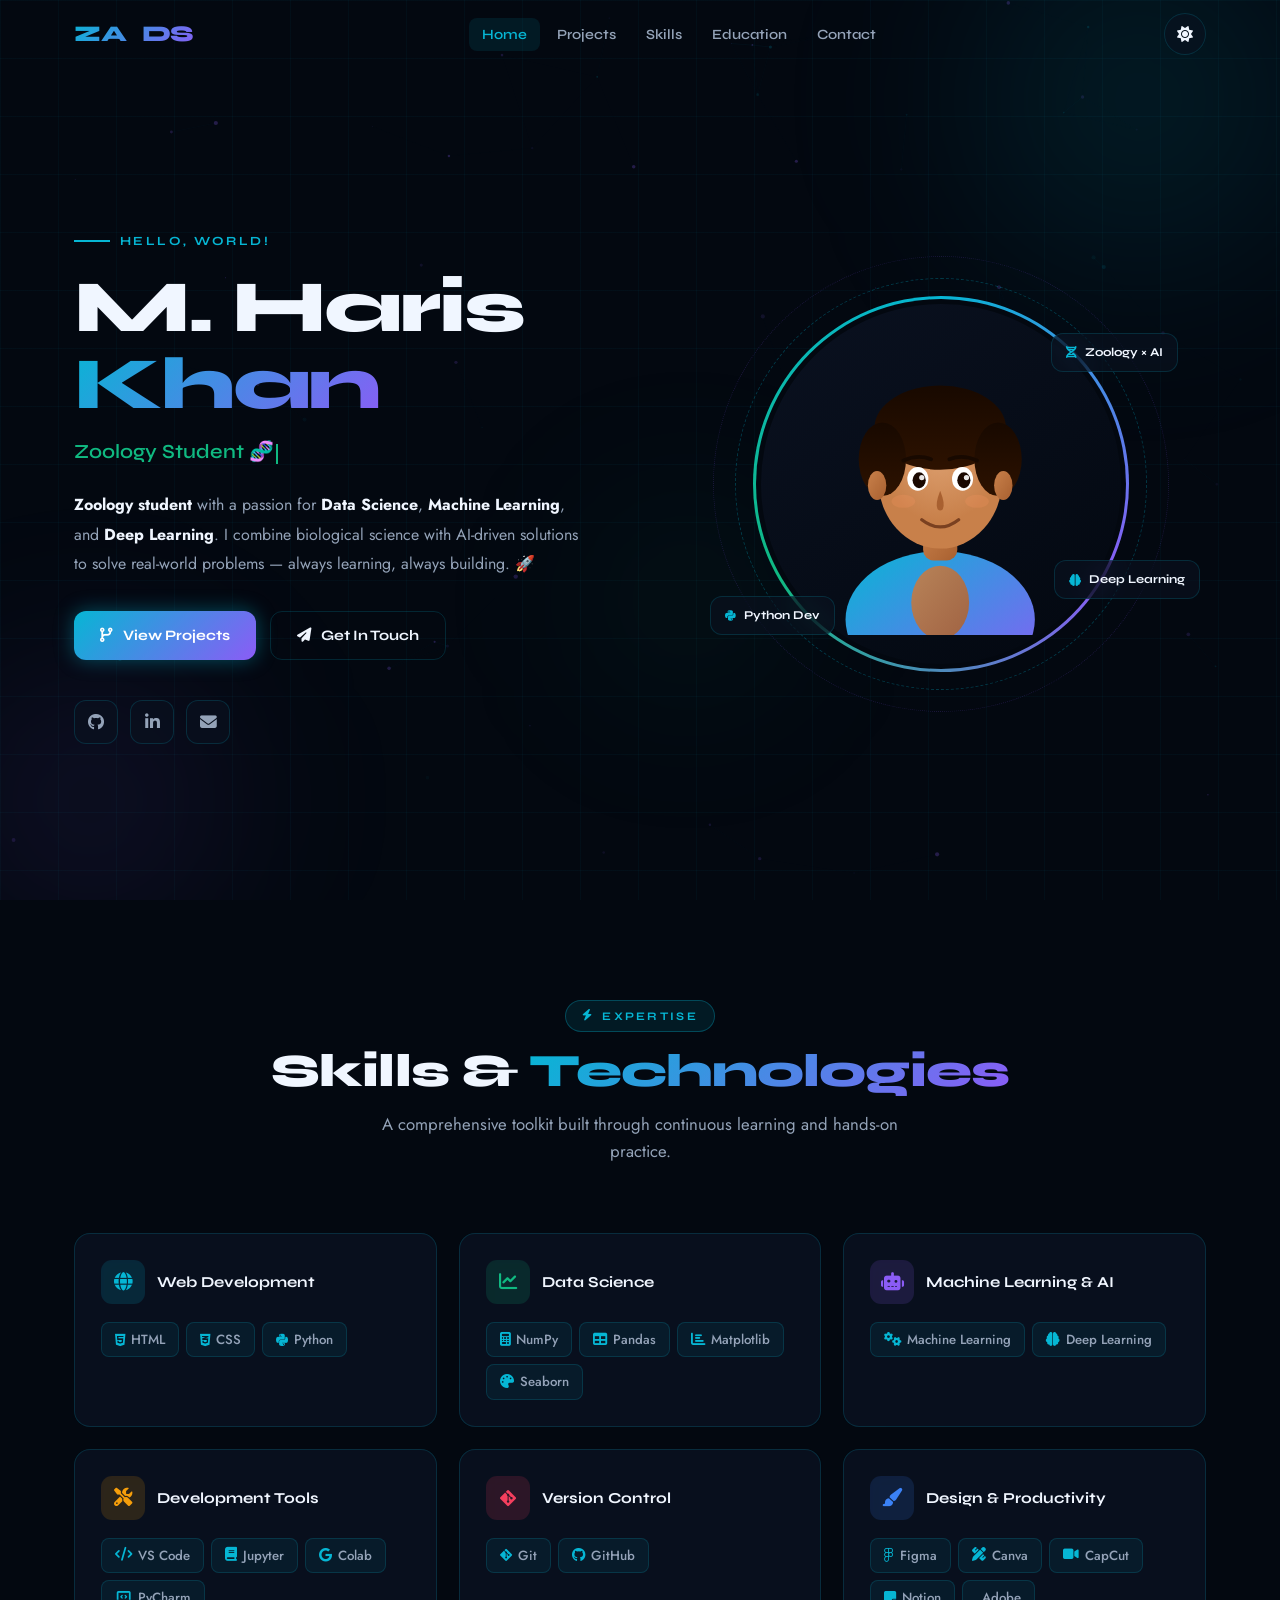
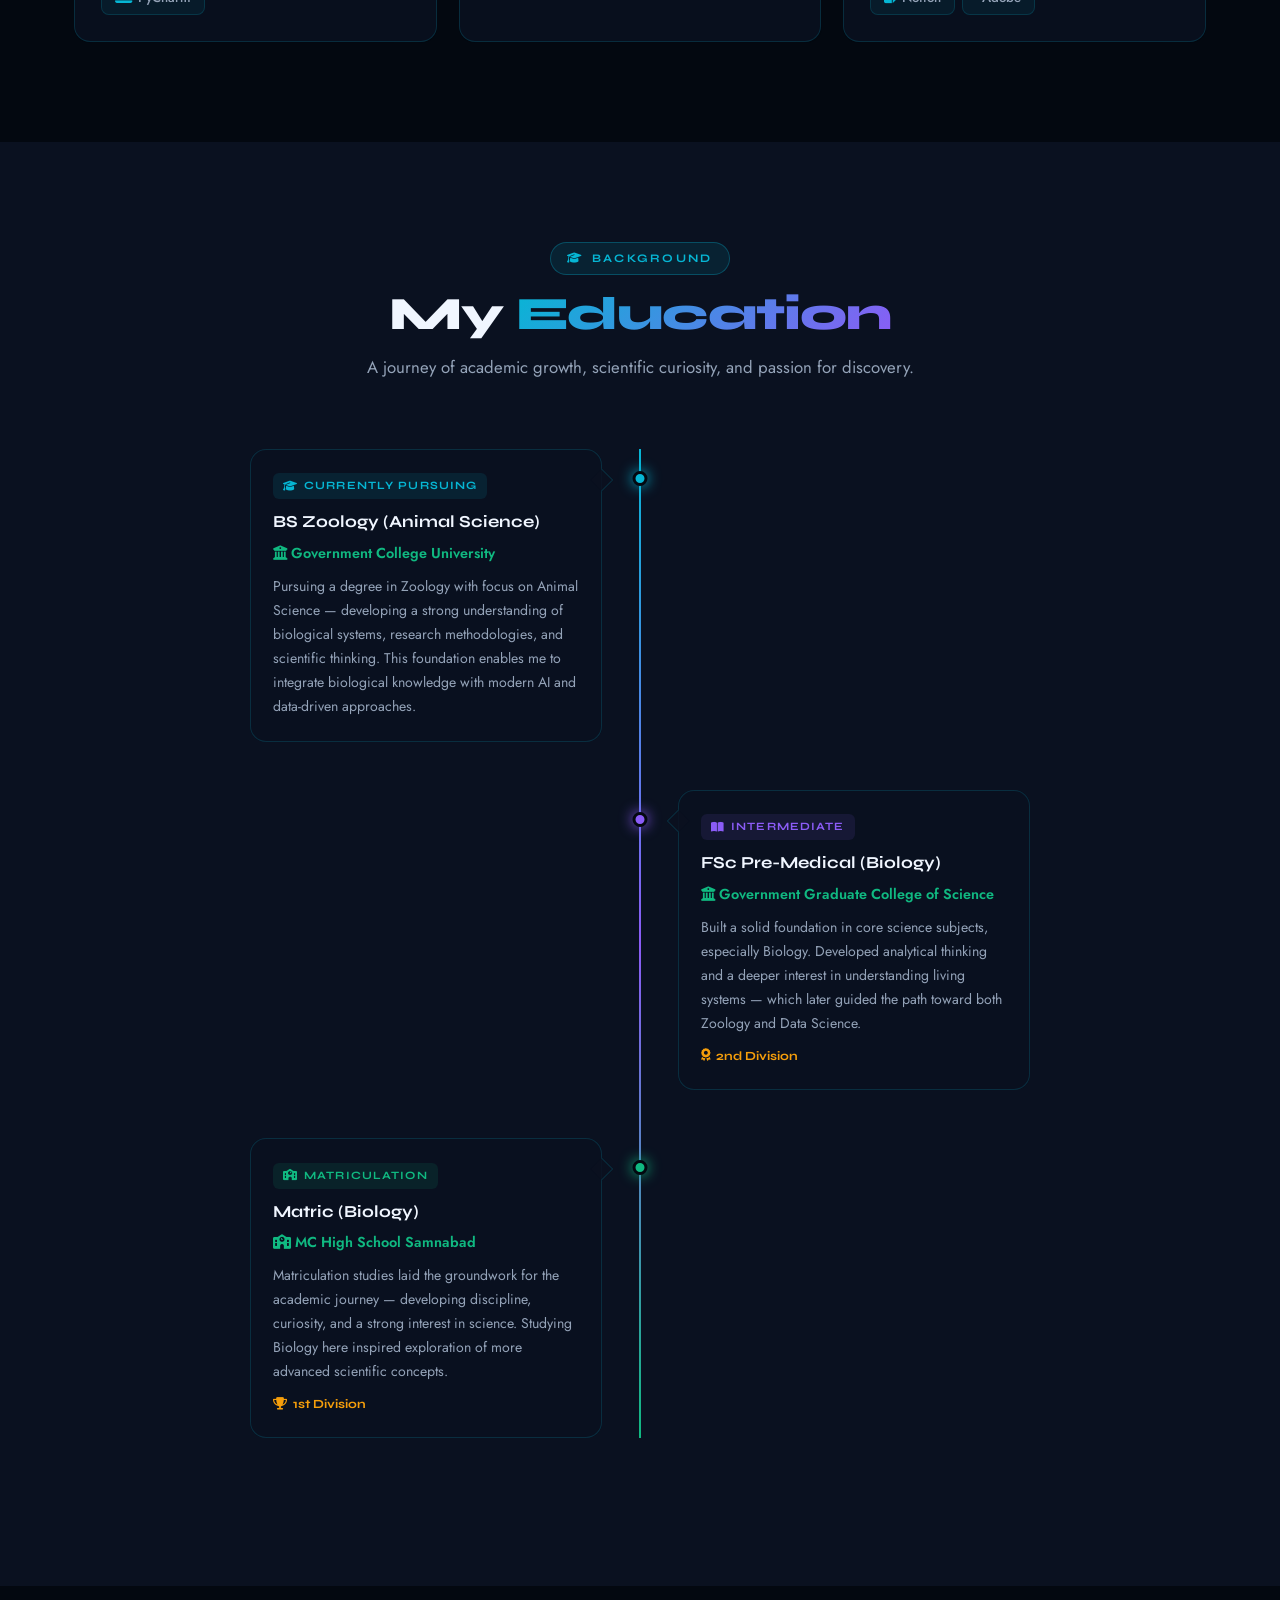
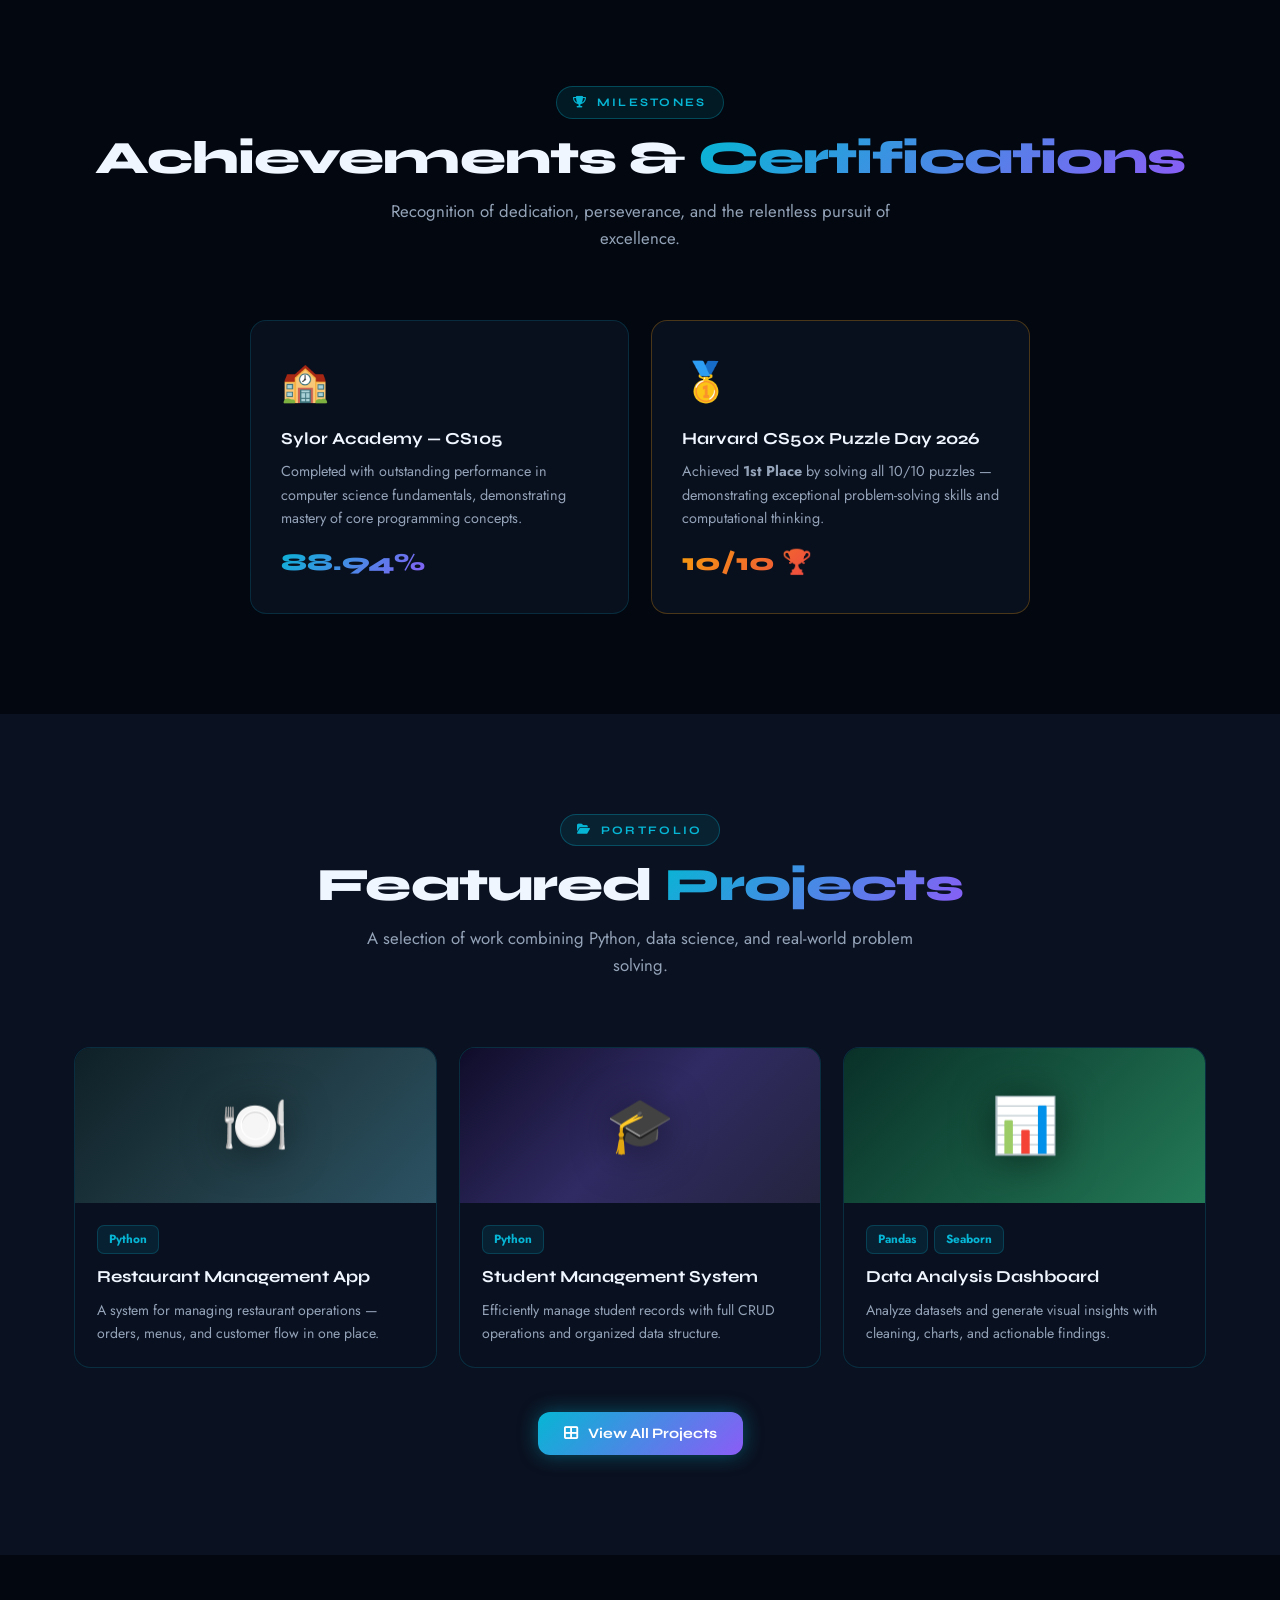
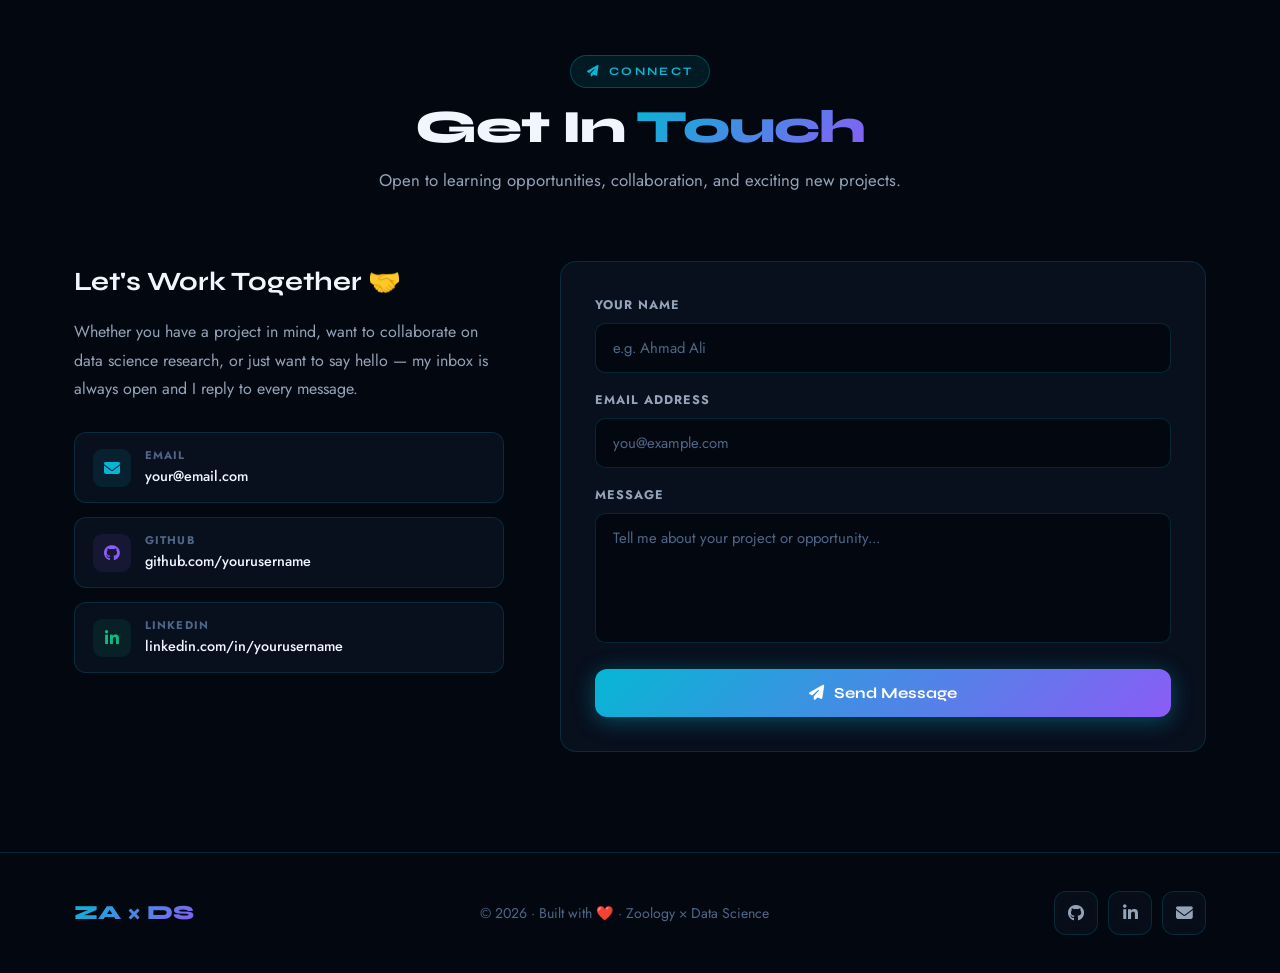
<file: Portfolio 4/portfolio4.html>
<!DOCTYPE html>
<html lang="en" data-theme="dark">
<head>
    <meta charset="UTF-8">
    <meta name="viewport" content="width=device-width, initial-scale=1.0">
    <meta name="description" content="Personal portfolio — Zoology student passionate about Data Science, Machine Learning & Deep Learning.">
    <title>Portfolio | Zoology × Data Science</title>
    <link rel="preconnect" href="https://fonts.googleapis.com">
    <link href="https://fonts.googleapis.com/css2?family=Syne:wght@400;500;600;700;800&family=Jost:ital,wght@0,300;0,400;0,500;0,600;1,300&display=swap" rel="stylesheet">
    <link rel="stylesheet" href="https://cdnjs.cloudflare.com/ajax/libs/font-awesome/6.5.0/css/all.min.css">
    <style>
        /* ═══════════════════════════════════════
           CSS CUSTOM PROPERTIES — DARK (DEFAULT)
           ═══════════════════════════════════════ */
        :root {
            --bg-primary:    #030810;
            --bg-secondary:  #0a1120;
            --bg-card:       rgba(10, 17, 32, 0.85);
            --bg-glass:      rgba(10, 17, 32, 0.65);
            --border:        rgba(6, 182, 212, 0.18);
            --border-hover:  rgba(6, 182, 212, 0.5);
            --text-1:        #f0f6ff;
            --text-2:        #94a3b8;
            --text-3:        #4e6687;
            --cyan:          #06b6d4;
            --emerald:       #10b981;
            --violet:        #8b5cf6;
            --amber:         #f59e0b;
            --rose:          #f43f5e;
            --blue:          #3b82f6;
            --grad-1:        linear-gradient(135deg, #06b6d4, #8b5cf6);
            --grad-2:        linear-gradient(135deg, #10b981, #06b6d4);
            --glow:          0 0 30px rgba(6,182,212,.35);
            --shadow:        0 25px 60px rgba(0,0,0,.6);
            --nav-h:         68px;
            --r:             16px;
            --ease:          all .3s cubic-bezier(.4,0,.2,1);
        }

        [data-theme="light"] {
            --bg-primary:   #f0f4f8;
            --bg-secondary: #e2e8f0;
            --bg-card:      rgba(255,255,255,.85);
            --bg-glass:     rgba(255,255,255,.72);
            --border:       rgba(6,182,212,.25);
            --border-hover: rgba(6,182,212,.6);
            --text-1:       #0b1629;
            --text-2:       #374151;
            --text-3:       #9ca3af;
            --glow:         0 0 25px rgba(6,182,212,.2);
            --shadow:       0 12px 40px rgba(0,0,0,.12);
        }

        /* ═══════════════════════════════
           RESET & BASE
           ═══════════════════════════════ */
        *,*::before,*::after{margin:0;padding:0;box-sizing:border-box}
        html{scroll-behavior:smooth;font-size:16px}
        body{
            font-family:'Jost',sans-serif;
            background:var(--bg-primary);
            color:var(--text-1);
            line-height:1.6;
            overflow-x:hidden;
            transition:background .4s ease,color .4s ease;
        }

        /* Scrollbar */
        ::-webkit-scrollbar{width:5px}
        ::-webkit-scrollbar-track{background:var(--bg-primary)}
        ::-webkit-scrollbar-thumb{background:var(--cyan);border-radius:3px}

        /* Selection */
        ::selection{background:rgba(6,182,212,.25);color:var(--text-1)}

        /* ═══════════════════════════════
           CANVAS
           ═══════════════════════════════ */
        #canvas-bg{
            position:fixed;top:0;left:0;width:100%;height:100%;
            pointer-events:none;z-index:0;opacity:.5;
        }

        /* ═══════════════════════════════
           UTILITIES
           ═══════════════════════════════ */
        .container{max-width:1180px;margin:0 auto;padding:0 24px}
        .section{position:relative;z-index:1;padding:100px 0}
        .alt-bg{background:var(--bg-secondary)}
        [data-theme="light"] .alt-bg{background:rgba(6,182,212,.03)}
        .hidden{display:none!important}

        /* Section header */
        .sh{text-align:center;margin-bottom:68px}
        .sh-tag{
            display:inline-flex;align-items:center;gap:8px;
            font-family:'Syne',sans-serif;font-size:.72rem;font-weight:700;
            letter-spacing:.2em;text-transform:uppercase;
            color:var(--cyan);background:rgba(6,182,212,.1);
            border:1px solid rgba(6,182,212,.3);padding:6px 16px;border-radius:20px;
            margin-bottom:14px;
        }
        .sh-title{
            font-family:'Syne',sans-serif;
            font-size:clamp(1.9rem,5vw,2.9rem);
            font-weight:800;color:var(--text-1);line-height:1.1;letter-spacing:-.02em;
        }
        .sh-title span{background:var(--grad-1);-webkit-background-clip:text;-webkit-text-fill-color:transparent;background-clip:text}
        .sh-sub{font-size:1.05rem;color:var(--text-2);margin-top:14px;max-width:560px;margin-left:auto;margin-right:auto}

        /* Buttons */
        .btn-primary{
            display:inline-flex;align-items:center;gap:10px;
            padding:13px 26px;background:var(--grad-1);color:#fff;
            font-family:'Syne',sans-serif;font-weight:700;font-size:.9rem;
            border-radius:12px;text-decoration:none;border:none;cursor:pointer;
            transition:var(--ease);box-shadow:0 0 20px rgba(6,182,212,.4);
        }
        .btn-primary:hover{transform:translateY(-2px);box-shadow:0 0 40px rgba(6,182,212,.6)}
        .btn-secondary{
            display:inline-flex;align-items:center;gap:10px;
            padding:12px 26px;background:transparent;color:var(--text-1);
            font-family:'Syne',sans-serif;font-weight:700;font-size:.9rem;
            border-radius:12px;text-decoration:none;border:1.5px solid var(--border);
            cursor:pointer;transition:var(--ease);
        }
        .btn-secondary:hover{border-color:var(--cyan);color:var(--cyan);background:rgba(6,182,212,.05)}

        /* Tech tags */
        .tech-tag{
            padding:4px 11px;border-radius:7px;font-size:.74rem;font-weight:700;
            background:rgba(6,182,212,.1);color:var(--cyan);border:1px solid rgba(6,182,212,.22);
        }

        /* Social links */
        .soc-link{
            width:44px;height:44px;border-radius:12px;
            background:var(--bg-glass);border:1px solid var(--border);
            color:var(--text-2);display:flex;align-items:center;justify-content:center;
            font-size:1.05rem;text-decoration:none;transition:var(--ease);
            backdrop-filter:blur(10px);
        }
        .soc-link:hover{border-color:var(--cyan);color:var(--cyan);transform:translateY(-3px);box-shadow:var(--glow)}

        /* Scroll animations */
        .aos{opacity:0;transform:translateY(28px);transition:opacity .6s ease,transform .6s ease}
        .aos.in{opacity:1;transform:none}
        .d1{transition-delay:.1s}.d2{transition-delay:.2s}.d3{transition-delay:.3s}.d4{transition-delay:.4s}

        /* ═══════════════════════════════
           NAVBAR
           ═══════════════════════════════ */
        .navbar{
            position:fixed;top:0;left:0;right:0;height:var(--nav-h);
            z-index:1000;transition:var(--ease);
        }
        .navbar.scrolled{
            background:var(--bg-glass);backdrop-filter:blur(22px);-webkit-backdrop-filter:blur(22px);
            border-bottom:1px solid var(--border);box-shadow:0 4px 30px rgba(0,0,0,.3);
        }
        .nb-inner{
            display:flex;align-items:center;justify-content:space-between;
            height:100%;max-width:1180px;margin:0 auto;padding:0 24px;
        }
        .logo{
            font-family:'Syne',sans-serif;font-size:1.4rem;font-weight:800;
            background:var(--grad-1);-webkit-background-clip:text;-webkit-text-fill-color:transparent;
            background-clip:text;text-decoration:none;cursor:pointer;letter-spacing:-.02em;
        }
        .nav-links{display:flex;align-items:center;gap:4px;list-style:none}
        .nav-links a,.nav-links button.nb-btn{
            font-family:'Syne',sans-serif;font-size:.88rem;font-weight:600;
            color:var(--text-2);text-decoration:none;background:none;border:none;cursor:pointer;
            padding:8px 13px;border-radius:8px;transition:var(--ease);white-space:nowrap;
        }
        .nav-links a:hover,.nav-links button.nb-btn:hover,.nav-links a.active{
            color:var(--cyan);background:rgba(6,182,212,.1);
        }
        .nb-right{display:flex;align-items:center;gap:10px}
        .theme-btn{
            width:42px;height:42px;border-radius:50%;background:var(--bg-glass);
            border:1px solid var(--border);color:var(--text-1);cursor:pointer;
            display:flex;align-items:center;justify-content:center;font-size:1rem;
            transition:var(--ease);backdrop-filter:blur(10px);
        }
        .theme-btn:hover{border-color:var(--cyan);color:var(--cyan);box-shadow:var(--glow)}
        .hbg{
            display:none;flex-direction:column;gap:5px;
            background:none;border:none;cursor:pointer;padding:8px;
        }
        .hbg span{display:block;width:22px;height:2px;background:var(--text-1);border-radius:2px;transition:var(--ease)}
        .hbg.open span:nth-child(1){transform:translateY(7px) rotate(45deg)}
        .hbg.open span:nth-child(2){opacity:0}
        .hbg.open span:nth-child(3){transform:translateY(-7px) rotate(-45deg)}

        /* Mobile menu */
        .mob-nav{
            display:none;position:fixed;top:var(--nav-h);left:0;right:0;
            background:var(--bg-glass);backdrop-filter:blur(22px);
            border-bottom:1px solid var(--border);padding:16px 24px;
            z-index:999;flex-direction:column;gap:2px;
        }
        .mob-nav.open{display:flex}
        .mob-nav a,.mob-nav button{
            font-family:'Syne',sans-serif;color:var(--text-2);text-decoration:none;
            background:none;border:none;cursor:pointer;padding:12px 14px;
            border-radius:10px;font-size:.95rem;font-weight:600;text-align:left;transition:var(--ease);
        }
        .mob-nav a:hover,.mob-nav button:hover{color:var(--cyan);background:rgba(6,182,212,.1)}

        /* ═══════════════════════════════
           HERO
           ═══════════════════════════════ */
        .hero{
            min-height:100vh;display:flex;align-items:center;
            position:relative;z-index:1;overflow:hidden;padding-top:var(--nav-h);
        }
        .hero-grid-bg{
            position:absolute;inset:0;
            background-image:
                linear-gradient(rgba(6,182,212,.045) 1px,transparent 1px),
                linear-gradient(90deg,rgba(6,182,212,.045) 1px,transparent 1px);
            background-size:58px 58px;
        }
        .orbs{position:absolute;inset:0;overflow:hidden;pointer-events:none}
        .orb{position:absolute;border-radius:50%;filter:blur(80px);animation:orbf 9s ease-in-out infinite alternate}
        .orb1{width:520px;height:520px;background:radial-gradient(circle,rgba(6,182,212,.14),transparent 70%);top:-160px;right:-120px}
        .orb2{width:420px;height:420px;background:radial-gradient(circle,rgba(139,92,246,.12),transparent 70%);bottom:-110px;left:-120px;animation-delay:3s}
        .orb3{width:300px;height:300px;background:radial-gradient(circle,rgba(16,185,129,.09),transparent 70%);top:50%;left:42%;animation-delay:6s}
        @keyframes orbf{from{transform:translate(0,0) scale(1)}to{transform:translate(25px,-25px) scale(1.1)}}

        .hero-inner{
            display:grid;grid-template-columns:1fr 1fr;gap:70px;
            align-items:center;width:100%;max-width:1180px;margin:0 auto;padding:0 24px;
        }

        /* Text */
        .h-text{animation:fsu .8s ease both}
        .h-greet{
            display:inline-flex;align-items:center;gap:10px;
            font-family:'Syne',sans-serif;font-size:.78rem;font-weight:700;
            color:var(--cyan);letter-spacing:.2em;text-transform:uppercase;margin-bottom:18px;
        }
        .h-greet::before{content:'';width:36px;height:2px;background:var(--cyan);flex-shrink:0}
        .h-name{
            font-family:'Syne',sans-serif;
            font-size:clamp(2.6rem,6vw,4.6rem);
            font-weight:800;line-height:1.04;margin-bottom:14px;letter-spacing:-.03em;
        }
        .grad{background:var(--grad-1);-webkit-background-clip:text;-webkit-text-fill-color:transparent;background-clip:text}
        .h-role{
            font-family:'Syne',sans-serif;font-size:clamp(1rem,2.2vw,1.25rem);
            font-weight:600;color:var(--text-2);margin-bottom:22px;min-height:1.6em;
        }
        .h-role .typing{color:var(--emerald)}
        .cursor{
            display:inline-block;width:2px;height:1em;background:var(--emerald);
            margin-left:2px;animation:blink .8s step-end infinite;vertical-align:text-bottom;
        }
        @keyframes blink{50%{opacity:0}}
        .h-bio{font-size:1rem;color:var(--text-2);line-height:1.85;max-width:510px;margin-bottom:32px}
        .h-bio strong{color:var(--text-1)}
        .h-cta{display:flex;gap:14px;flex-wrap:wrap;margin-bottom:40px}
        .h-socials{display:flex;gap:12px}

        /* Profile */
        .h-img{display:flex;justify-content:center;align-items:center;animation:fsu .8s ease .2s both}
        .pf{position:relative;width:360px;height:360px}
        .ring{
            position:absolute;inset:-8px;border-radius:50%;
            background:conic-gradient(var(--cyan),var(--violet),var(--emerald),var(--cyan));
            animation:spin 8s linear infinite;padding:3px;
        }
        .ring::after{content:'';position:absolute;inset:3px;border-radius:50%;background:var(--bg-primary)}
        .ring-outer{
            position:absolute;inset:-26px;border-radius:50%;
            border:1.5px dashed rgba(6,182,212,.28);
            animation:spin 22s linear infinite reverse;
        }
        .ring-outer2{
            position:absolute;inset:-48px;border-radius:50%;
            border:1px dotted rgba(139,92,246,.18);
            animation:spin 35s linear infinite;
        }
        @keyframes spin{from{transform:rotate(0deg)}to{transform:rotate(360deg)}}
        .pf-inner{
            position:absolute;inset:0;border-radius:50%;overflow:hidden;
            display:flex;align-items:center;justify-content:center;
            background:linear-gradient(145deg,var(--bg-secondary),var(--bg-primary));
        }
        .avatar{width:84%;height:84%}

        /* Floating badges */
        .badge{
            position:absolute;background:var(--bg-glass);backdrop-filter:blur(12px);
            border:1px solid var(--border);border-radius:12px;padding:9px 14px;
            display:flex;align-items:center;gap:8px;
            font-family:'Syne',sans-serif;font-size:.75rem;font-weight:700;
            color:var(--text-1);white-space:nowrap;
            animation:badgef 4s ease-in-out infinite alternate;
        }
        .badge i{color:var(--cyan)}
        .b1{top:8%;right:-16%;animation-delay:0s}
        .b2{bottom:18%;right:-22%;animation-delay:1.2s}
        .b3{bottom:8%;left:-14%;animation-delay:2.4s}
        @keyframes badgef{from{transform:translateY(0)}to{transform:translateY(-10px)}}

        @keyframes fsu{from{opacity:0;transform:translateY(32px)}to{opacity:1;transform:none}}

        /* ═══════════════════════════════
           SKILLS
           ═══════════════════════════════ */
        .skills-grid{display:grid;grid-template-columns:repeat(auto-fit,minmax(310px,1fr));gap:22px}
        .sk-card{
            background:var(--bg-card);backdrop-filter:blur(20px);
            border:1px solid var(--border);border-radius:var(--r);padding:26px;
            transition:var(--ease);position:relative;overflow:hidden;
        }
        .sk-card::before{
            content:'';position:absolute;top:0;left:0;right:0;height:3px;
            background:var(--grad-1);transform:scaleX(0);transition:transform .35s ease;transform-origin:left;
        }
        .sk-card:hover::before{transform:scaleX(1)}
        .sk-card:hover{border-color:var(--border-hover);transform:translateY(-4px);box-shadow:var(--shadow)}
        .sk-head{display:flex;align-items:center;gap:12px;margin-bottom:18px}
        .sk-ico{width:44px;height:44px;border-radius:11px;display:flex;align-items:center;justify-content:center;font-size:1.15rem}
        .ic-cy{background:rgba(6,182,212,.15);color:var(--cyan)}
        .ic-em{background:rgba(16,185,129,.15);color:var(--emerald)}
        .ic-vi{background:rgba(139,92,246,.15);color:var(--violet)}
        .ic-am{background:rgba(245,158,11,.15);color:var(--amber)}
        .ic-ro{background:rgba(244,63,94,.15);color:var(--rose)}
        .ic-bl{background:rgba(59,130,246,.15);color:var(--blue)}
        .sk-name{font-family:'Syne',sans-serif;font-weight:700;font-size:.95rem;color:var(--text-1)}
        .sk-tags{display:flex;flex-wrap:wrap;gap:7px}
        .sk-tag{
            display:inline-flex;align-items:center;gap:6px;padding:6px 13px;
            background:rgba(6,182,212,.07);border:1px solid rgba(6,182,212,.18);
            border-radius:8px;font-size:.83rem;font-weight:500;color:var(--text-2);transition:var(--ease);
        }
        .sk-tag:hover{background:rgba(6,182,212,.14);border-color:rgba(6,182,212,.38);color:var(--text-1)}
        .sk-tag i{font-size:.87rem;color:var(--cyan)}

        /* ═══════════════════════════════
           EDUCATION
           ═══════════════════════════════ */
        .tl{position:relative;max-width:780px;margin:0 auto}
        .tl::before{
            content:'';position:absolute;left:50%;top:0;bottom:0;width:2px;
            background:linear-gradient(to bottom,var(--cyan),var(--violet),var(--emerald));
            transform:translateX(-50%);
        }
        .tl-item{
            display:flex;justify-content:flex-end;
            padding-right:calc(50% + 38px);margin-bottom:48px;position:relative;
        }
        .tl-item:nth-child(even){justify-content:flex-start;padding-right:0;padding-left:calc(50% + 38px)}
        .tl-dot{
            position:absolute;left:50%;top:22px;width:15px;height:15px;
            border-radius:50%;background:var(--cyan);border:3px solid var(--bg-primary);
            transform:translateX(-50%);box-shadow:0 0 14px var(--cyan);
        }
        .tl-card{
            background:var(--bg-card);backdrop-filter:blur(20px);
            border:1px solid var(--border);border-radius:var(--r);padding:22px;
            width:100%;transition:var(--ease);position:relative;
        }
        .tl-card:hover{border-color:var(--border-hover);transform:translateY(-2px);box-shadow:var(--shadow)}
        .tl-arrow{
            position:absolute;top:22px;right:-9px;width:16px;height:16px;
            background:var(--bg-card);border-right:1px solid var(--border);border-top:1px solid var(--border);
            transform:rotate(45deg);
        }
        .tl-item:nth-child(even) .tl-arrow{right:auto;left:-9px;border-right:none;border-top:none;border-left:1px solid var(--border);border-bottom:1px solid var(--border)}
        .edu-badge{
            display:inline-flex;align-items:center;gap:6px;
            font-family:'Syne',sans-serif;font-size:.7rem;font-weight:700;
            letter-spacing:.1em;text-transform:uppercase;color:var(--cyan);
            background:rgba(6,182,212,.1);border-radius:6px;padding:4px 10px;margin-bottom:10px;
        }
        .edu-deg{font-family:'Syne',sans-serif;font-size:1.05rem;font-weight:700;color:var(--text-1);margin-bottom:6px}
        .edu-inst{font-size:.9rem;font-weight:600;color:var(--emerald);margin-bottom:10px}
        .edu-desc{font-size:.88rem;color:var(--text-2);line-height:1.7}
        .edu-div{
            margin-top:10px;display:inline-flex;align-items:center;gap:6px;
            font-family:'Syne',sans-serif;font-size:.78rem;font-weight:700;color:var(--amber);
        }

        /* ═══════════════════════════════
           ACHIEVEMENTS
           ═══════════════════════════════ */
        .ach-grid{display:grid;grid-template-columns:repeat(auto-fit,minmax(320px,1fr));gap:22px;max-width:780px;margin:0 auto}
        .ach-card{
            background:var(--bg-card);backdrop-filter:blur(20px);
            border:1px solid var(--border);border-radius:var(--r);padding:30px;
            transition:var(--ease);position:relative;overflow:hidden;
        }
        .ach-card::after{
            content:'';position:absolute;inset:0;
            background:var(--grad-1);opacity:0;transition:opacity .3s;
        }
        .ach-card:hover::after{opacity:.04}
        .ach-card:hover{border-color:var(--cyan);transform:translateY(-6px) scale(1.01);box-shadow:0 30px 60px rgba(0,0,0,.45),0 0 40px rgba(6,182,212,.2)}
        .ach-ico{font-size:2.4rem;margin-bottom:14px;position:relative;z-index:1}
        .ach-title{font-family:'Syne',sans-serif;font-size:1.05rem;font-weight:700;color:var(--text-1);margin-bottom:7px;position:relative;z-index:1}
        .ach-desc{font-size:.9rem;color:var(--text-2);line-height:1.65;position:relative;z-index:1}
        .ach-score{
            display:inline-block;margin-top:13px;font-family:'Syne',sans-serif;
            font-size:1.5rem;font-weight:800;background:var(--grad-1);
            -webkit-background-clip:text;-webkit-text-fill-color:transparent;background-clip:text;
            position:relative;z-index:1;
        }

        /* ═══════════════════════════════
           PROJECT CARDS (shared)
           ═══════════════════════════════ */
        .proj-img{
            height:155px;display:flex;align-items:center;justify-content:center;
            font-size:3.4rem;position:relative;overflow:hidden;
        }
        .proj-img::before{content:'';position:absolute;inset:0}
        .pi1::before{background:linear-gradient(135deg,#0f2027,#203a43,#2c5364)}
        .pi2::before{background:linear-gradient(135deg,#0f0c29,#302b63,#24243e)}
        .pi3::before{background:linear-gradient(135deg,#093028,#237a57)}
        .pi4::before{background:linear-gradient(135deg,#0d0d0d,#1a1a2e,#16213e)}
        .proj-img span{position:relative;z-index:1;filter:drop-shadow(0 4px 20px rgba(0,0,0,.5))}
        .proj-card{
            background:var(--bg-card);backdrop-filter:blur(20px);
            border:1px solid var(--border);border-radius:var(--r);overflow:hidden;
            transition:var(--ease);cursor:pointer;
        }
        .proj-card:hover{border-color:var(--border-hover);transform:translateY(-7px);box-shadow:var(--shadow)}
        .proj-body{padding:22px}
        .proj-tags{display:flex;flex-wrap:wrap;gap:6px;margin-bottom:10px}
        .proj-name{font-family:'Syne',sans-serif;font-size:1.05rem;font-weight:700;color:var(--text-1);margin-bottom:8px}
        .proj-desc{font-size:.88rem;color:var(--text-2);line-height:1.65}

        /* Preview grid */
        .prev-grid{display:grid;grid-template-columns:repeat(auto-fit,minmax(290px,1fr));gap:22px;margin-bottom:44px}

        /* ═══════════════════════════════
           CONTACT
           ═══════════════════════════════ */
        .ct-inner{display:grid;grid-template-columns:1fr 1.5fr;gap:56px;align-items:start}
        .ct-info h3{font-family:'Syne',sans-serif;font-size:1.65rem;font-weight:700;color:var(--text-1);margin-bottom:14px}
        .ct-info p{color:var(--text-2);margin-bottom:28px;line-height:1.8}
        .ct-links{display:flex;flex-direction:column;gap:14px}
        .ct-link{
            display:flex;align-items:center;gap:14px;padding:14px 18px;
            background:var(--bg-card);backdrop-filter:blur(10px);border:1px solid var(--border);
            border-radius:12px;text-decoration:none;color:var(--text-2);transition:var(--ease);
        }
        .ct-link:hover{border-color:var(--cyan);color:var(--text-1);transform:translateX(4px)}
        .ct-ico{width:38px;height:38px;border-radius:9px;display:flex;align-items:center;justify-content:center;font-size:1rem;flex-shrink:0}
        .ci-cy{background:rgba(6,182,212,.1);color:var(--cyan)}
        .ci-vi{background:rgba(139,92,246,.1);color:var(--violet)}
        .ci-em{background:rgba(16,185,129,.1);color:var(--emerald)}
        .ct-label{font-size:.7rem;font-weight:700;text-transform:uppercase;letter-spacing:.1em;color:var(--text-3)}
        .ct-val{font-size:.9rem;font-weight:500;color:var(--text-1)}

        /* Form */
        .ct-form{
            background:var(--bg-card);backdrop-filter:blur(20px);
            border:1px solid var(--border);border-radius:var(--r);padding:34px;
        }
        .fg{margin-bottom:18px}
        .fg label{display:block;font-size:.78rem;font-weight:700;color:var(--text-2);margin-bottom:7px;text-transform:uppercase;letter-spacing:.08em}
        .fg input,.fg textarea{
            width:100%;padding:13px 17px;background:var(--bg-primary);
            border:1.5px solid var(--border);border-radius:10px;color:var(--text-1);
            font-family:'Jost',sans-serif;font-size:.93rem;transition:var(--ease);outline:none;resize:none;
        }
        .fg input:focus,.fg textarea:focus{border-color:var(--cyan);box-shadow:0 0 0 3px rgba(6,182,212,.1)}
        .fg input::placeholder,.fg textarea::placeholder{color:var(--text-3)}
        .fg textarea{min-height:130px}
        .form-btn{
            width:100%;padding:15px;background:var(--grad-1);color:#fff;
            font-family:'Syne',sans-serif;font-weight:700;font-size:.95rem;
            border:none;border-radius:12px;cursor:pointer;transition:var(--ease);
            display:flex;align-items:center;justify-content:center;gap:10px;
            box-shadow:0 4px 22px rgba(6,182,212,.38);
        }
        .form-btn:hover{transform:translateY(-2px);box-shadow:0 8px 32px rgba(6,182,212,.6)}

        /* ═══════════════════════════════
           FOOTER
           ═══════════════════════════════ */
        footer{
            position:relative;z-index:1;
            border-top:1px solid var(--border);padding:38px 0;
        }
        .ft-inner{display:flex;align-items:center;justify-content:space-between;flex-wrap:wrap;gap:18px}
        .ft-logo{font-family:'Syne',sans-serif;font-size:1.25rem;font-weight:800;background:var(--grad-1);-webkit-background-clip:text;-webkit-text-fill-color:transparent;background-clip:text}
        .ft-copy{font-size:.88rem;color:var(--text-3)}
        .ft-socs{display:flex;gap:10px}

        /* ═══════════════════════════════
           PROJECTS FULL PAGE
           ═══════════════════════════════ */
        .proj-page{padding-top:calc(var(--nav-h) + 56px);min-height:100vh;position:relative;z-index:1}
        .full-grid{display:grid;grid-template-columns:repeat(auto-fit,minmax(330px,1fr));gap:26px;margin-top:56px}
        .full-card{
            background:var(--bg-card);backdrop-filter:blur(20px);
            border:1px solid var(--border);border-radius:20px;overflow:hidden;transition:var(--ease);
        }
        .full-card:hover{border-color:var(--border-hover);transform:translateY(-9px);box-shadow:0 40px 80px rgba(0,0,0,.5),0 0 50px rgba(6,182,212,.12)}
        .full-hdr{height:195px;display:flex;align-items:center;justify-content:center;font-size:3.8rem;position:relative;overflow:hidden}
        .full-hdr::before{content:'';position:absolute;inset:0}
        .fh1::before{background:linear-gradient(135deg,#0f2027,#203a43,#2c5364)}
        .fh2::before{background:linear-gradient(135deg,#0f0c29,#302b63,#24243e)}
        .fh3::before{background:linear-gradient(135deg,#093028,#237a57)}
        .fh4::before{background:linear-gradient(135deg,#0d0d0d,#1a1a2e,#16213e)}
        .full-hdr span{position:relative;z-index:1;filter:drop-shadow(0 4px 20px rgba(0,0,0,.5))}
        .full-body{padding:26px}
        .full-name{font-family:'Syne',sans-serif;font-size:1.2rem;font-weight:700;color:var(--text-1);margin-bottom:10px}
        .full-desc{font-size:.92rem;color:var(--text-2);line-height:1.72;margin-bottom:18px}
        .feat-title{font-family:'Syne',sans-serif;font-size:.72rem;font-weight:700;text-transform:uppercase;letter-spacing:.12em;color:var(--cyan);margin-bottom:9px}
        .feat-list{display:flex;flex-direction:column;gap:6px}
        .feat-item{display:flex;align-items:flex-start;gap:9px;font-size:.88rem;color:var(--text-2)}
        .feat-item::before{content:'';width:6px;height:6px;border-radius:50%;background:var(--cyan);flex-shrink:0;margin-top:6px}
        .full-foot{display:flex;align-items:center;justify-content:space-between;padding:14px 26px;border-top:1px solid var(--border)}

        /* ═══════════════════════════════
           TOAST
           ═══════════════════════════════ */
        .toast{
            position:fixed;bottom:28px;right:28px;
            background:var(--bg-card);backdrop-filter:blur(20px);
            border:1px solid var(--emerald);border-radius:12px;padding:14px 22px;
            color:var(--text-1);font-family:'Syne',sans-serif;font-size:.88rem;font-weight:700;
            display:flex;align-items:center;gap:10px;z-index:9999;
            transform:translateY(100px);opacity:0;transition:all .4s cubic-bezier(.4,0,.2,1);
            box-shadow:0 10px 40px rgba(0,0,0,.3);
        }
        .toast.show{transform:translateY(0);opacity:1}
        .toast i{color:var(--emerald)}

        /* ═══════════════════════════════
           RESPONSIVE
           ═══════════════════════════════ */
        @media(max-width:1050px){
            .hero-inner{gap:44px}
            .pf{width:300px;height:300px}
            .b1,.b2,.b3{display:none}
            .ct-inner{grid-template-columns:1fr;gap:36px}
        }
        @media(max-width:768px){
            .nav-links{display:none}
            .hbg{display:flex}
            .hero-inner{grid-template-columns:1fr;gap:46px;text-align:center}
            .h-text{order:2}.h-img{order:1}
            .h-greet,.h-cta,.h-socials{justify-content:center}
            .h-bio{margin-left:auto;margin-right:auto}
            .pf{width:240px;height:240px}
            .tl::before{left:20px}
            .tl-item,.tl-item:nth-child(even){justify-content:flex-start;padding-left:58px;padding-right:0}
            .tl-dot{left:20px}
            .tl-arrow,.tl-item:nth-child(even) .tl-arrow{display:none}
            .skills-grid,.prev-grid,.full-grid,.ach-grid{grid-template-columns:1fr}
            .ft-inner{flex-direction:column;text-align:center}
            .section{padding:68px 0}
        }
        @media(max-width:480px){
            .pf{width:200px;height:200px}
            .h-name{font-size:2.3rem}
            .ct-form{padding:22px}
            .sh-title{font-size:1.75rem}
        }
    </style>
</head>
<body>

<!-- Particle canvas -->
<canvas id="canvas-bg"></canvas>

<!-- Toast -->
<div class="toast" id="toast"><i class="fas fa-check-circle"></i><span>Message sent! I'll respond soon. 🚀</span></div>

<!-- ══════════════ NAVBAR ══════════════ -->
<nav class="navbar" id="navbar">
    <div class="nb-inner">
        <span class="logo" onclick="showPage('home')">ZA<span style="opacity:.4">×</span>DS</span>
        <ul class="nav-links" id="navLinks">
            <li><a href="#hero" id="nav-home" class="active">Home</a></li>
            <li><button class="nb-btn" onclick="showPage('projects')">Projects</button></li>
            <li><a href="#skills">Skills</a></li>
            <li><a href="#education">Education</a></li>
            <li><a href="#contact">Contact</a></li>
        </ul>
        <div class="nb-right">
            <button class="theme-btn" id="themeBtn" title="Toggle theme"><i class="fas fa-sun" id="themeIco"></i></button>
            <button class="hbg" id="hbg" aria-label="Menu"><span></span><span></span><span></span></button>
        </div>
    </div>
</nav>

<!-- Mobile nav -->
<div class="mob-nav" id="mobNav">
    <a href="#hero" onclick="closeMenu();showPage('home')">🏠 Home</a>
    <button onclick="closeMenu();showPage('projects')">📁 Projects</button>
    <a href="#skills" onclick="closeMenu()">⚡ Skills</a>
    <a href="#education" onclick="closeMenu()">🎓 Education</a>
    <a href="#contact" onclick="closeMenu()">📬 Contact</a>
</div>

<!-- ═══════════════════════════════════════════
     HOME PAGE
     ═══════════════════════════════════════════ -->
<div id="page-home">

    <!-- HERO ─────────────────────────────────── -->
    <section class="hero" id="hero">
        <div class="hero-grid-bg"></div>
        <div class="orbs">
            <div class="orb orb1"></div>
            <div class="orb orb2"></div>
            <div class="orb orb3"></div>
        </div>

        <div class="hero-inner">
            <!-- Text -->
            <div class="h-text">
                <div class="h-greet">Hello, World!</div>
                <h1 class="h-name">
                    M. Haris<br>
                    <span class="grad">Khan</span>
                </h1>
                <div class="h-role">
                    <span class="typing" id="typing"></span><span class="cursor"></span>
                </div>
                <p class="h-bio">
                    <strong>Zoology student</strong> with a passion for <strong>Data Science</strong>, <strong>Machine Learning</strong>, and <strong>Deep Learning</strong>.
                    I combine biological science with AI-driven solutions to solve real-world problems — always learning, always building. 🚀
                </p>
                <div class="h-cta">
                    <button class="btn-primary" onclick="showPage('projects')"><i class="fas fa-code-branch"></i> View Projects</button>
                    <a href="#contact" class="btn-secondary"><i class="fas fa-paper-plane"></i> Get In Touch</a>
                </div>
                <div class="h-socials">
                    <a href="https://github.com" target="_blank" class="soc-link" title="GitHub"><i class="fab fa-github"></i></a>
                    <a href="https://linkedin.com" target="_blank" class="soc-link" title="LinkedIn"><i class="fab fa-linkedin-in"></i></a>
                    <a href="mailto:your@email.com" class="soc-link" title="Email"><i class="fas fa-envelope"></i></a>
                </div>
            </div>

            <!-- Profile Image -->
            <div class="h-img">
                <div class="pf">
                    <div class="ring-outer2"></div>
                    <div class="ring-outer"></div>
                    <div class="ring"></div>
                    <div class="pf-inner">
                        <!-- Artistic SVG Avatar -->
                        <svg class="avatar" viewBox="0 0 200 230" xmlns="http://www.w3.org/2000/svg">
                            <defs>
                                <linearGradient id="g1" x1="0%" y1="0%" x2="100%" y2="100%">
                                    <stop offset="0%" stop-color="#c8804a"/>
                                    <stop offset="100%" stop-color="#a86030"/>
                                </linearGradient>
                                <linearGradient id="g2" x1="0%" y1="0%" x2="0%" y2="100%">
                                    <stop offset="0%" stop-color="#180900"/>
                                    <stop offset="100%" stop-color="#2d1200"/>
                                </linearGradient>
                                <linearGradient id="g3" x1="0%" y1="0%" x2="100%" y2="100%">
                                    <stop offset="0%" stop-color="#06b6d4"/>
                                    <stop offset="100%" stop-color="#8b5cf6"/>
                                </linearGradient>
                                <radialGradient id="g4" cx="50%" cy="30%">
                                    <stop offset="0%" stop-color="#dda070"/>
                                    <stop offset="100%" stop-color="#c8804a"/>
                                </radialGradient>
                            </defs>
                            <!-- Shirt -->
                            <ellipse cx="100" cy="218" rx="72" ry="52" fill="url(#g3)"/>
                            <ellipse cx="100" cy="205" rx="22" ry="28" fill="url(#g1)" opacity=".9"/>
                            <!-- Neck -->
                            <rect x="87" y="145" width="26" height="28" rx="8" fill="url(#g1)"/>
                            <!-- Head -->
                            <ellipse cx="100" cy="112" rx="47" ry="52" fill="url(#g4)"/>
                            <!-- Hair top -->
                            <ellipse cx="100" cy="72" rx="50" ry="32" fill="url(#g2)"/>
                            <!-- Hair sides -->
                            <ellipse cx="56" cy="96" rx="18" ry="28" fill="url(#g2)"/>
                            <ellipse cx="144" cy="96" rx="18" ry="28" fill="url(#g2)"/>
                            <!-- Ears -->
                            <ellipse cx="52" cy="116" rx="7" ry="11" fill="url(#g1)"/>
                            <ellipse cx="148" cy="116" rx="7" ry="11" fill="url(#g1)"/>
                            <!-- Eyebrows -->
                            <path d="M72 97 Q83 92 93 96" stroke="#180900" stroke-width="3" fill="none" stroke-linecap="round"/>
                            <path d="M107 96 Q117 92 128 97" stroke="#180900" stroke-width="3" fill="none" stroke-linecap="round"/>
                            <!-- Eyes white -->
                            <ellipse cx="83" cy="111" rx="8" ry="9" fill="white"/>
                            <ellipse cx="117" cy="111" rx="8" ry="9" fill="white"/>
                            <!-- Iris -->
                            <ellipse cx="84" cy="112" rx="5" ry="6" fill="#1a0800"/>
                            <ellipse cx="118" cy="112" rx="5" ry="6" fill="#1a0800"/>
                            <!-- Highlight -->
                            <circle cx="86" cy="110" r="2" fill="white" opacity=".9"/>
                            <circle cx="120" cy="110" r="2" fill="white" opacity=".9"/>
                            <!-- Nose -->
                            <path d="M100 120 Q96 130 98 134 Q100 136 102 134 Q104 130 100 120" fill="#a86030"/>
                            <!-- Mouth / smile -->
                            <path d="M86 142 Q100 153 114 142" stroke="#7a4020" stroke-width="2.5" fill="none" stroke-linecap="round"/>
                            <!-- Inner cheek flush -->
                            <ellipse cx="72" cy="128" rx="9" ry="5" fill="rgba(255,150,100,.2)"/>
                            <ellipse cx="128" cy="128" rx="9" ry="5" fill="rgba(255,150,100,.2)"/>
                        </svg>
                    </div>
                    <!-- Floating badges -->
                    <div class="badge b1"><i class="fas fa-dna"></i>Zoology × AI</div>
                    <div class="badge b2"><i class="fas fa-brain"></i>Deep Learning</div>
                    <div class="badge b3"><i class="fab fa-python"></i>Python Dev</div>
                </div>
            </div>
        </div>
    </section>

    <!-- SKILLS ──────────────────────────────── -->
    <section class="section" id="skills">
        <div class="container">
            <div class="sh aos">
                <div class="sh-tag"><i class="fas fa-bolt"></i>Expertise</div>
                <h2 class="sh-title">Skills &amp; <span>Technologies</span></h2>
                <p class="sh-sub">A comprehensive toolkit built through continuous learning and hands-on practice.</p>
            </div>
            <div class="skills-grid">
                <div class="sk-card aos d1">
                    <div class="sk-head"><div class="sk-ico ic-cy"><i class="fas fa-globe"></i></div><div class="sk-name">Web Development</div></div>
                    <div class="sk-tags">
                        <span class="sk-tag"><i class="fab fa-html5"></i>HTML</span>
                        <span class="sk-tag"><i class="fab fa-css3-alt"></i>CSS</span>
                        <span class="sk-tag"><i class="fab fa-python"></i>Python</span>
                    </div>
                </div>
                <div class="sk-card aos d2">
                    <div class="sk-head"><div class="sk-ico ic-em"><i class="fas fa-chart-line"></i></div><div class="sk-name">Data Science</div></div>
                    <div class="sk-tags">
                        <span class="sk-tag"><i class="fas fa-calculator"></i>NumPy</span>
                        <span class="sk-tag"><i class="fas fa-table"></i>Pandas</span>
                        <span class="sk-tag"><i class="fas fa-chart-bar"></i>Matplotlib</span>
                        <span class="sk-tag"><i class="fas fa-palette"></i>Seaborn</span>
                    </div>
                </div>
                <div class="sk-card aos d3">
                    <div class="sk-head"><div class="sk-ico ic-vi"><i class="fas fa-robot"></i></div><div class="sk-name">Machine Learning &amp; AI</div></div>
                    <div class="sk-tags">
                        <span class="sk-tag"><i class="fas fa-cogs"></i>Machine Learning</span>
                        <span class="sk-tag"><i class="fas fa-brain"></i>Deep Learning</span>
                    </div>
                </div>
                <div class="sk-card aos d1">
                    <div class="sk-head"><div class="sk-ico ic-am"><i class="fas fa-tools"></i></div><div class="sk-name">Development Tools</div></div>
                    <div class="sk-tags">
                        <span class="sk-tag"><i class="fas fa-code"></i>VS Code</span>
                        <span class="sk-tag"><i class="fas fa-book"></i>Jupyter</span>
                        <span class="sk-tag"><i class="fab fa-google"></i>Colab</span>
                        <span class="sk-tag"><i class="fas fa-laptop-code"></i>PyCharm</span>
                    </div>
                </div>
                <div class="sk-card aos d2">
                    <div class="sk-head"><div class="sk-ico ic-ro"><i class="fab fa-git-alt"></i></div><div class="sk-name">Version Control</div></div>
                    <div class="sk-tags">
                        <span class="sk-tag"><i class="fab fa-git-alt"></i>Git</span>
                        <span class="sk-tag"><i class="fab fa-github"></i>GitHub</span>
                    </div>
                </div>
                <div class="sk-card aos d3">
                    <div class="sk-head"><div class="sk-ico ic-bl"><i class="fas fa-paint-brush"></i></div><div class="sk-name">Design &amp; Productivity</div></div>
                    <div class="sk-tags">
                        <span class="sk-tag"><i class="fab fa-figma"></i>Figma</span>
                        <span class="sk-tag"><i class="fas fa-pencil-ruler"></i>Canva</span>
                        <span class="sk-tag"><i class="fas fa-video"></i>CapCut</span>
                        <span class="sk-tag"><i class="fas fa-sticky-note"></i>Notion</span>
                        <span class="sk-tag"><i class="fab fa-adobe"></i>Adobe</span>
                    </div>
                </div>
            </div>
        </div>
    </section>

    <!-- EDUCATION ───────────────────────────── -->
    <section class="section alt-bg" id="education">
        <div class="container">
            <div class="sh aos">
                <div class="sh-tag"><i class="fas fa-graduation-cap"></i>Background</div>
                <h2 class="sh-title">My <span>Education</span></h2>
                <p class="sh-sub">A journey of academic growth, scientific curiosity, and passion for discovery.</p>
            </div>
            <div class="tl">
                <!-- BS Zoology -->
                <div class="tl-item aos">
                    <div class="tl-dot"></div>
                    <div class="tl-card">
                        <div class="tl-arrow"></div>
                        <div class="edu-badge"><i class="fas fa-graduation-cap"></i>Currently Pursuing</div>
                        <div class="edu-deg">BS Zoology (Animal Science)</div>
                        <div class="edu-inst"><i class="fas fa-university"></i>&nbsp;Government College University</div>
                        <p class="edu-desc">Pursuing a degree in Zoology with focus on Animal Science — developing a strong understanding of biological systems, research methodologies, and scientific thinking. This foundation enables me to integrate biological knowledge with modern AI and data-driven approaches.</p>
                    </div>
                </div>
                <!-- Intermediate -->
                <div class="tl-item aos">
                    <div class="tl-dot" style="background:var(--violet);box-shadow:0 0 14px var(--violet)"></div>
                    <div class="tl-card">
                        <div class="tl-arrow"></div>
                        <div class="edu-badge" style="color:var(--violet);background:rgba(139,92,246,.1)"><i class="fas fa-book-open"></i>Intermediate</div>
                        <div class="edu-deg">FSc Pre-Medical (Biology)</div>
                        <div class="edu-inst"><i class="fas fa-university"></i>&nbsp;Government Graduate College of Science</div>
                        <p class="edu-desc">Built a solid foundation in core science subjects, especially Biology. Developed analytical thinking and a deeper interest in understanding living systems — which later guided the path toward both Zoology and Data Science.</p>
                        <div class="edu-div"><i class="fas fa-award"></i>2nd Division</div>
                    </div>
                </div>
                <!-- Matriculation -->
                <div class="tl-item aos">
                    <div class="tl-dot" style="background:var(--emerald);box-shadow:0 0 14px var(--emerald)"></div>
                    <div class="tl-card">
                        <div class="tl-arrow"></div>
                        <div class="edu-badge" style="color:var(--emerald);background:rgba(16,185,129,.1)"><i class="fas fa-school"></i>Matriculation</div>
                        <div class="edu-deg">Matric (Biology)</div>
                        <div class="edu-inst"><i class="fas fa-school"></i>&nbsp;MC High School Samnabad</div>
                        <p class="edu-desc">Matriculation studies laid the groundwork for the academic journey — developing discipline, curiosity, and a strong interest in science. Studying Biology here inspired exploration of more advanced scientific concepts.</p>
                        <div class="edu-div"><i class="fas fa-trophy"></i>1st Division</div>
                    </div>
                </div>
            </div>
        </div>
    </section>

    <!-- ACHIEVEMENTS ────────────────────────── -->
    <section class="section" id="achievements">
        <div class="container">
            <div class="sh aos">
                <div class="sh-tag"><i class="fas fa-trophy"></i>Milestones</div>
                <h2 class="sh-title">Achievements &amp; <span>Certifications</span></h2>
                <p class="sh-sub">Recognition of dedication, perseverance, and the relentless pursuit of excellence.</p>
            </div>
            <div class="ach-grid">
                <div class="ach-card aos d1">
                    <div class="ach-ico">🏫</div>
                    <div class="ach-title">Sylor Academy — CS105</div>
                    <p class="ach-desc">Completed with outstanding performance in computer science fundamentals, demonstrating mastery of core programming concepts.</p>
                    <div class="ach-score">88.94%</div>
                </div>
                <div class="ach-card aos d2" style="border-color:rgba(245,158,11,.28)">
                    <div class="ach-ico">🥇</div>
                    <div class="ach-title">Harvard CS50x Puzzle Day 2026</div>
                    <p class="ach-desc">Achieved <strong>1st Place</strong> by solving all 10/10 puzzles — demonstrating exceptional problem-solving skills and computational thinking.</p>
                    <div class="ach-score" style="background:linear-gradient(135deg,#f59e0b,#ef4444);-webkit-background-clip:text;-webkit-text-fill-color:transparent;background-clip:text">10/10 🏆</div>
                </div>
            </div>
        </div>
    </section>

    <!-- PROJECTS PREVIEW ────────────────────── -->
    <section class="section alt-bg" id="projects-preview">
        <div class="container">
            <div class="sh aos">
                <div class="sh-tag"><i class="fas fa-folder-open"></i>Portfolio</div>
                <h2 class="sh-title">Featured <span>Projects</span></h2>
                <p class="sh-sub">A selection of work combining Python, data science, and real-world problem solving.</p>
            </div>
            <div class="prev-grid">
                <div class="proj-card aos d1" onclick="showPage('projects')">
                    <div class="proj-img pi1"><span>🍽️</span></div>
                    <div class="proj-body">
                        <div class="proj-tags"><span class="tech-tag">Python</span></div>
                        <div class="proj-name">Restaurant Management App</div>
                        <p class="proj-desc">A system for managing restaurant operations — orders, menus, and customer flow in one place.</p>
                    </div>
                </div>
                <div class="proj-card aos d2" onclick="showPage('projects')">
                    <div class="proj-img pi2"><span>🎓</span></div>
                    <div class="proj-body">
                        <div class="proj-tags"><span class="tech-tag">Python</span></div>
                        <div class="proj-name">Student Management System</div>
                        <p class="proj-desc">Efficiently manage student records with full CRUD operations and organized data structure.</p>
                    </div>
                </div>
                <div class="proj-card aos d3" onclick="showPage('projects')">
                    <div class="proj-img pi3"><span>📊</span></div>
                    <div class="proj-body">
                        <div class="proj-tags"><span class="tech-tag">Pandas</span><span class="tech-tag">Seaborn</span></div>
                        <div class="proj-name">Data Analysis Dashboard</div>
                        <p class="proj-desc">Analyze datasets and generate visual insights with cleaning, charts, and actionable findings.</p>
                    </div>
                </div>
            </div>
            <div style="text-align:center" class="aos">
                <button class="btn-primary" onclick="showPage('projects')" style="margin:0 auto"><i class="fas fa-th-large"></i>View All Projects</button>
            </div>
        </div>
    </section>

    <!-- CONTACT ──────────────────────────────── -->
    <section class="section" id="contact">
        <div class="container">
            <div class="sh aos">
                <div class="sh-tag"><i class="fas fa-paper-plane"></i>Connect</div>
                <h2 class="sh-title">Get In <span>Touch</span></h2>
                <p class="sh-sub">Open to learning opportunities, collaboration, and exciting new projects.</p>
            </div>
            <div class="ct-inner">
                <div class="ct-info aos">
                    <h3>Let's Work Together 🤝</h3>
                    <p>Whether you have a project in mind, want to collaborate on data science research, or just want to say hello — my inbox is always open and I reply to every message.</p>
                    <div class="ct-links">
                        <a href="mailto:your@email.com" class="ct-link">
                            <div class="ct-ico ci-cy"><i class="fas fa-envelope"></i></div>
                            <div><div class="ct-label">Email</div><div class="ct-val">your@email.com</div></div>
                        </a>
                        <a href="https://github.com" target="_blank" class="ct-link">
                            <div class="ct-ico ci-vi"><i class="fab fa-github"></i></div>
                            <div><div class="ct-label">GitHub</div><div class="ct-val">github.com/yourusername</div></div>
                        </a>
                        <a href="https://linkedin.com" target="_blank" class="ct-link">
                            <div class="ct-ico ci-em"><i class="fab fa-linkedin-in"></i></div>
                            <div><div class="ct-label">LinkedIn</div><div class="ct-val">linkedin.com/in/yourusername</div></div>
                        </a>
                    </div>
                </div>
                <div class="ct-form aos d2">
                    <div class="fg"><label for="fname">Your Name</label><input type="text" id="fname" placeholder="e.g. Ahmad Ali"></div>
                    <div class="fg"><label for="femail">Email Address</label><input type="email" id="femail" placeholder="you@example.com"></div>
                    <div class="fg"><label for="fmsg">Message</label><textarea id="fmsg" placeholder="Tell me about your project or opportunity..."></textarea></div>
                    <button class="form-btn" onclick="submitForm()"><i class="fas fa-paper-plane"></i>Send Message</button>
                </div>
            </div>
        </div>
    </section>

    <!-- FOOTER -->
    <footer>
        <div class="container">
            <div class="ft-inner">
                <div class="ft-logo">ZA × DS</div>
                <p class="ft-copy">© 2026 · Built with ❤️ · Zoology × Data Science</p>
                <div class="ft-socs">
                    <a href="https://github.com" target="_blank" class="soc-link"><i class="fab fa-github"></i></a>
                    <a href="https://linkedin.com" target="_blank" class="soc-link"><i class="fab fa-linkedin-in"></i></a>
                    <a href="mailto:your@email.com" class="soc-link"><i class="fas fa-envelope"></i></a>
                </div>
            </div>
        </div>
    </footer>
</div><!-- /page-home -->


<!-- ═══════════════════════════════════════════
     PROJECTS PAGE
     ═══════════════════════════════════════════ -->
<div id="page-projects" class="hidden">
    <div class="proj-page">
        <div class="container">
            <div class="sh">
                <button class="btn-secondary" onclick="showPage('home')" style="margin:0 auto 28px;display:inline-flex"><i class="fas fa-arrow-left"></i>Back to Home</button><br>
                <div class="sh-tag"><i class="fas fa-code"></i>All Work</div>
                <h2 class="sh-title">My <span>Projects</span></h2>
                <p class="sh-sub">Every project represents a problem solved, a skill sharpened, and a lesson learned.</p>
            </div>

            <div class="full-grid">
                <!-- Project 1 -->
                <div class="full-card">
                    <div class="full-hdr fh1"><span>🍽️</span></div>
                    <div class="full-body">
                        <div class="proj-tags" style="margin-bottom:12px"><span class="tech-tag">Python</span><span class="tech-tag">CLI</span></div>
                        <div class="full-name">Restaurant Management App</div>
                        <p class="full-desc">A comprehensive system designed to streamline restaurant operations. Handles everything from order processing to menu management, providing an efficient solution for day-to-day restaurant workflows.</p>
                        <div><div class="feat-title"><i class="fas fa-list-check"></i>&nbsp;Key Features</div>
                        <div class="feat-list">
                            <div class="feat-item">Order handling &amp; tracking system</div>
                            <div class="feat-item">Menu management with categories</div>
                            <div class="feat-item">Customer flow management</div>
                            <div class="feat-item">Real-time order status updates</div>
                        </div></div>
                    </div>
                    <div class="full-foot">
                        <div class="proj-tags"><span class="tech-tag">Python</span></div>
                        <a href="https://github.com" target="_blank" class="btn-secondary" style="padding:7px 15px;font-size:.82rem"><i class="fab fa-github"></i>Code</a>
                    </div>
                </div>

                <!-- Project 2 -->
                <div class="full-card">
                    <div class="full-hdr fh2"><span>🎓</span></div>
                    <div class="full-body">
                        <div class="proj-tags" style="margin-bottom:12px"><span class="tech-tag">Python</span><span class="tech-tag">Data Handling</span></div>
                        <div class="full-name">Student Management System</div>
                        <p class="full-desc">A robust system for managing student records efficiently. Provides complete CRUD operations with organized data structure, making student administration simple and straightforward.</p>
                        <div><div class="feat-title"><i class="fas fa-list-check"></i>&nbsp;Key Features</div>
                        <div class="feat-list">
                            <div class="feat-item">Add, update &amp; delete student records</div>
                            <div class="feat-item">Organized data structure &amp; storage</div>
                            <div class="feat-item">Search &amp; filter functionality</div>
                            <div class="feat-item">Performance &amp; grade reporting</div>
                        </div></div>
                    </div>
                    <div class="full-foot">
                        <div class="proj-tags"><span class="tech-tag">Python</span></div>
                        <a href="https://github.com" target="_blank" class="btn-secondary" style="padding:7px 15px;font-size:.82rem"><i class="fab fa-github"></i>Code</a>
                    </div>
                </div>

                <!-- Project 3 -->
                <div class="full-card">
                    <div class="full-hdr fh3"><span>📊</span></div>
                    <div class="full-body">
                        <div class="proj-tags" style="margin-bottom:12px"><span class="tech-tag">Python</span><span class="tech-tag">Pandas</span><span class="tech-tag">Matplotlib</span><span class="tech-tag">Seaborn</span></div>
                        <div class="full-name">Data Analysis Dashboard</div>
                        <p class="full-desc">An interactive data analysis tool that processes datasets, performs thorough cleaning, and generates beautiful visualizations with actionable insights for data-driven decision making.</p>
                        <div><div class="feat-title"><i class="fas fa-list-check"></i>&nbsp;Key Features</div>
                        <div class="feat-list">
                            <div class="feat-item">Automated data cleaning pipeline</div>
                            <div class="feat-item">Interactive graphs &amp; charts</div>
                            <div class="feat-item">Statistical insights generation</div>
                            <div class="feat-item">Multiple visualization types &amp; themes</div>
                        </div></div>
                    </div>
                    <div class="full-foot">
                        <div class="proj-tags"><span class="tech-tag">Pandas</span><span class="tech-tag">Seaborn</span></div>
                        <a href="https://github.com" target="_blank" class="btn-secondary" style="padding:7px 15px;font-size:.82rem"><i class="fab fa-github"></i>Code</a>
                    </div>
                </div>

                <!-- Project 4 -->
                <div class="full-card">
                    <div class="full-hdr fh4"><span>🤖</span></div>
                    <div class="full-body">
                        <div class="proj-tags" style="margin-bottom:12px"><span class="tech-tag">Python</span><span class="tech-tag">Machine Learning</span><span class="tech-tag">Scikit-learn</span></div>
                        <div class="full-name">ML Prediction Model</div>
                        <p class="full-desc">A machine learning pipeline that preprocesses data, trains predictive models, and generates accurate outcome predictions — combining biological intuition with AI methodologies.</p>
                        <div><div class="feat-title"><i class="fas fa-list-check"></i>&nbsp;Key Features</div>
                        <div class="feat-list">
                            <div class="feat-item">Data preprocessing &amp; feature engineering</div>
                            <div class="feat-item">Model training &amp; cross-validation</div>
                            <div class="feat-item">Accurate outcome predictions</div>
                            <div class="feat-item">Performance metrics &amp; evaluation</div>
                        </div></div>
                    </div>
                    <div class="full-foot">
                        <div class="proj-tags"><span class="tech-tag">ML</span><span class="tech-tag">Python</span></div>
                        <a href="https://github.com" target="_blank" class="btn-secondary" style="padding:7px 15px;font-size:.82rem"><i class="fab fa-github"></i>Code</a>
                    </div>
                </div>
            </div>
        </div>
    </div>

    <footer style="margin-top:70px">
        <div class="container">
            <div class="ft-inner">
                <div class="ft-logo">ZA × DS</div>
                <p class="ft-copy">© 2026 · Zoology × Data Science</p>
                <button class="btn-secondary" onclick="showPage('home')"><i class="fas fa-home"></i>Back to Home</button>
            </div>
        </div>
    </footer>
</div><!-- /page-projects -->


<script>
/* ══════════════════════════════
   THEME TOGGLE
   ══════════════════════════════ */
const html = document.documentElement;
let dark = true;
document.getElementById('themeBtn').addEventListener('click', () => {
    dark = !dark;
    html.setAttribute('data-theme', dark ? 'dark' : 'light');
    document.getElementById('themeIco').className = dark ? 'fas fa-sun' : 'fas fa-moon';
    drawParticles(); // re-color particles
});

/* ══════════════════════════════
   PAGE NAVIGATION
   ══════════════════════════════ */
function showPage(p) {
    document.getElementById('page-home').classList.toggle('hidden', p !== 'home');
    document.getElementById('page-projects').classList.toggle('hidden', p !== 'projects');
    window.scrollTo({ top: 0, behavior: 'smooth' });
    if (p === 'projects') setTimeout(observe, 60);
}

/* ══════════════════════════════
   NAVBAR SCROLL
   ══════════════════════════════ */
window.addEventListener('scroll', () => {
    document.getElementById('navbar').classList.toggle('scrolled', window.scrollY > 28);
});

/* ══════════════════════════════
   HAMBURGER
   ══════════════════════════════ */
const hbg = document.getElementById('hbg');
const mob = document.getElementById('mobNav');
hbg.addEventListener('click', () => { hbg.classList.toggle('open'); mob.classList.toggle('open'); });
function closeMenu() { hbg.classList.remove('open'); mob.classList.remove('open'); }
document.addEventListener('click', e => { if (!hbg.contains(e.target) && !mob.contains(e.target)) closeMenu(); });

/* ══════════════════════════════
   TYPING EFFECT
   ══════════════════════════════ */
const roles = ['Zoology Student 🧬','Data Science Enthusiast 📊','Machine Learning Explorer 🤖','Python Developer 🐍','Deep Learning Learner 🧠','Bio-AI Innovator 💡'];
let ri=0, ci=0, del=false;
const tel = document.getElementById('typing');
function type() {
    const cur = roles[ri];
    tel.textContent = del ? cur.slice(0,--ci) : cur.slice(0,++ci);
    let spd = del ? 38 : 75;
    if (!del && ci===cur.length) { spd=2100; del=true; }
    else if (del && ci===0) { del=false; ri=(ri+1)%roles.length; spd=350; }
    setTimeout(type, spd);
}
type();

/* ══════════════════════════════
   SCROLL ANIMATIONS
   ══════════════════════════════ */
function observe() {
    const io = new IntersectionObserver(entries => {
        entries.forEach(e => { if (e.isIntersecting) e.target.classList.add('in'); });
    }, { threshold: 0.1, rootMargin: '0px 0px -44px 0px' });
    document.querySelectorAll('.aos').forEach(el => io.observe(el));
}
observe();

/* ══════════════════════════════
   3D TILT
   ══════════════════════════════ */
function tilt(sel, maxAngle=7) {
    document.querySelectorAll(sel).forEach(c => {
        c.addEventListener('mousemove', e => {
            const r = c.getBoundingClientRect();
            const x = e.clientX - r.left, y = e.clientY - r.top;
            const rx = ((y - r.height/2) / r.height) * -maxAngle;
            const ry = ((x - r.width/2)  / r.width)  *  maxAngle;
            c.style.transform = `perspective(900px) rotateX(${rx}deg) rotateY(${ry}deg) translateY(-6px)`;
        });
        c.addEventListener('mouseleave', () => { c.style.transform = ''; });
    });
}
tilt('.proj-card'); tilt('.ach-card'); tilt('.full-card',5); tilt('.sk-card',4);

/* ══════════════════════════════
   PARTICLE CANVAS
   ══════════════════════════════ */
const canvas = document.getElementById('canvas-bg');
const ctx = canvas.getContext('2d');
let W, H, particles = [];

function resize() { W = canvas.width = innerWidth; H = canvas.height = innerHeight; }
resize(); window.addEventListener('resize', resize);

function mkParticle() {
    return {
        x: Math.random()*W, y: Math.random()*H,
        vx: (Math.random()-.5)*.38, vy: (Math.random()-.5)*.38,
        r: Math.random()*1.8+.4,
        a: Math.random()*.45+.08,
        col: Math.random()>.5 ? '6,182,212' : '139,92,246'
    };
}

for (let i=0;i<65;i++) particles.push(mkParticle());

function drawParticles() {
    ctx.clearRect(0,0,W,H);
    particles.forEach(p => {
        p.x+=p.vx; p.y+=p.vy;
        if (p.x<0||p.x>W||p.y<0||p.y>H) { Object.assign(p, mkParticle()); p.x=Math.random()*W; p.y=Math.random()*H; }
        ctx.beginPath();
        ctx.arc(p.x,p.y,p.r,0,Math.PI*2);
        ctx.fillStyle = `rgba(${p.col},${p.a})`;
        ctx.fill();
    });
    // Connections
    for (let i=0;i<particles.length;i++) {
        for (let j=i+1;j<particles.length;j++) {
            const dx=particles[i].x-particles[j].x, dy=particles[i].y-particles[j].y;
            const d=Math.sqrt(dx*dx+dy*dy);
            if (d<118) {
                ctx.beginPath();
                ctx.moveTo(particles[i].x,particles[i].y);
                ctx.lineTo(particles[j].x,particles[j].y);
                ctx.strokeStyle=`rgba(6,182,212,${.13*(1-d/118)})`;
                ctx.lineWidth=.5; ctx.stroke();
            }
        }
    }
    requestAnimationFrame(drawParticles);
}
drawParticles();

/* ══════════════════════════════
   CONTACT FORM
   ══════════════════════════════ */
function submitForm() {
    const n = document.getElementById('fname').value.trim();
    const e = document.getElementById('femail').value.trim();
    const m = document.getElementById('fmsg').value.trim();
    if (!n || !e || !m) { alert('Please fill in all fields.'); return; }
    const toast = document.getElementById('toast');
    toast.classList.add('show');
    setTimeout(() => toast.classList.remove('show'), 4200);
    document.getElementById('fname').value='';
    document.getElementById('femail').value='';
    document.getElementById('fmsg').value='';
}

/* ══════════════════════════════
   SMOOTH HASH LINKS
   ══════════════════════════════ */
document.querySelectorAll('a[href^="#"]').forEach(a => {
    a.addEventListener('click', e => {
        const t = document.querySelector(a.getAttribute('href'));
        if (t) { e.preventDefault(); window.scrollTo({ top: t.getBoundingClientRect().top + scrollY - 80, behavior:'smooth' }); }
    });
});
</script>
</body>
</html>
</file>
